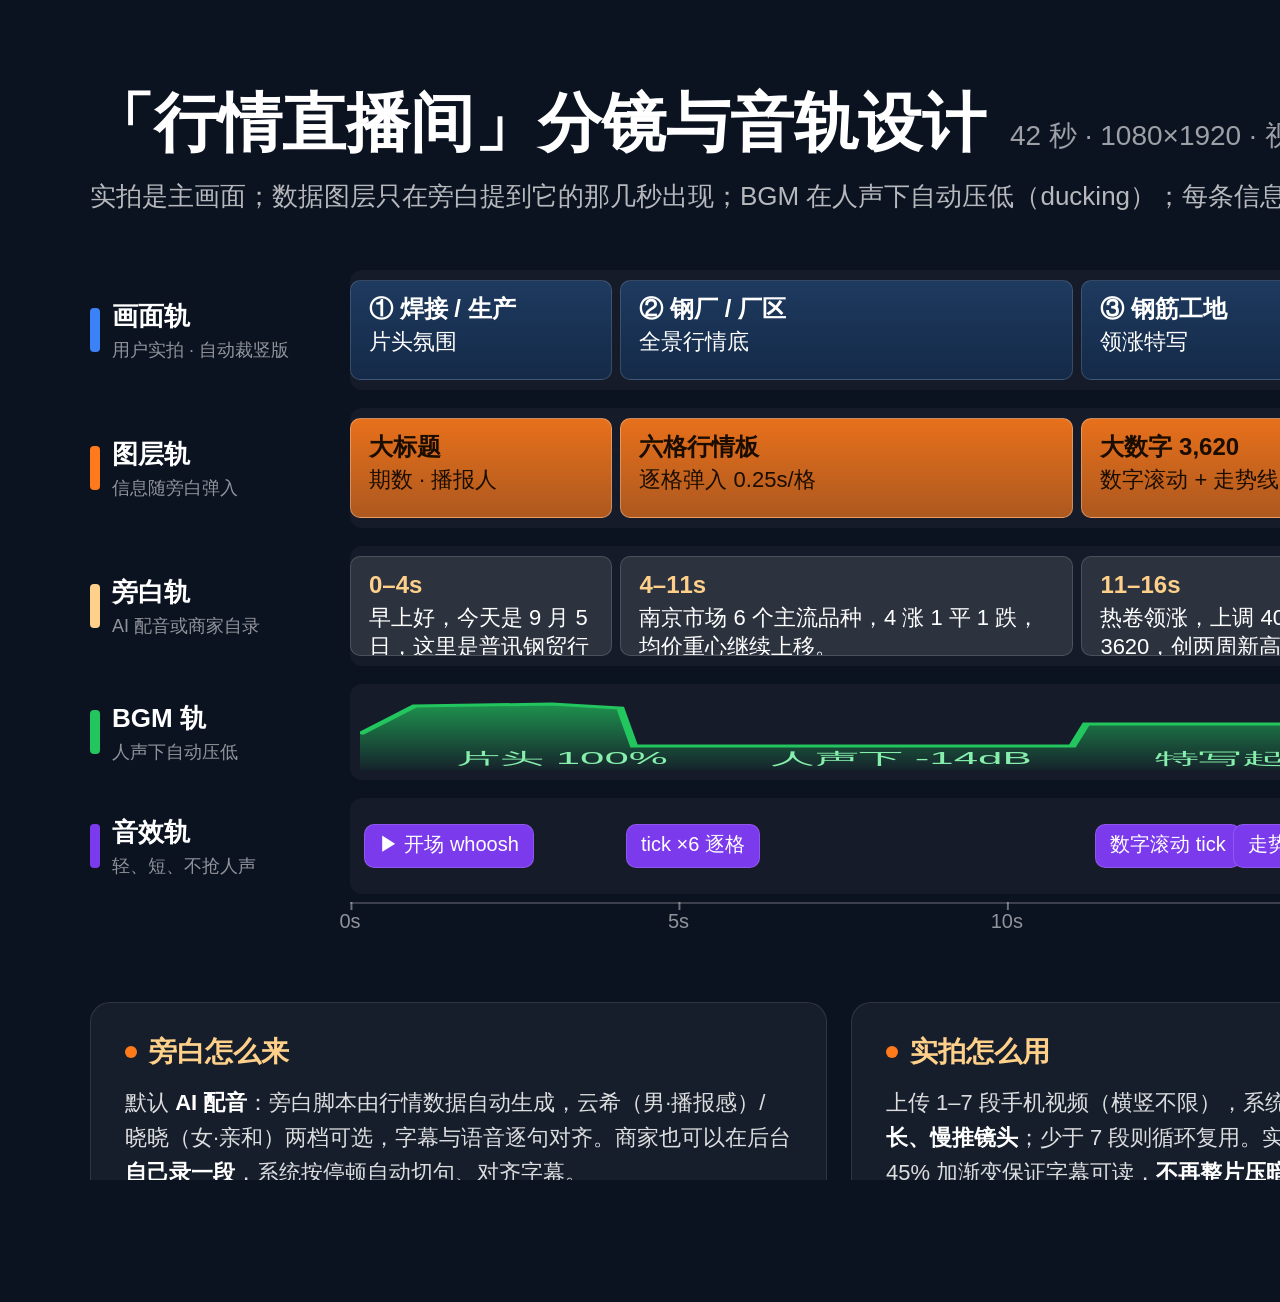
<file: poster/mockups/broadcast_board.html>
<!DOCTYPE html>
<html lang="zh-CN">
<head>
<meta charset="UTF-8" />
<style>
  * { margin: 0; padding: 0; box-sizing: border-box; }
  html, body { width: 3200px; height: 1180px; overflow: hidden; background: #0b1220; }
  body { font-family: "PingFang SC", "Hiragino Sans GB", "Microsoft YaHei", "Noto Sans CJK SC", "WenQuanYi Micro Hei", sans-serif; color: #fff; padding: 80px 90px; --accent: #ff7a1a; }
  .num { font-family: "DIN Alternate", "Helvetica Neue", Arial, sans-serif; font-variant-numeric: tabular-nums; }
  h1 { font-size: 64px; font-weight: 900; }
  h1 small { font-size: 28px; color: rgba(255,255,255,.6); font-weight: 500; margin-left: 24px; }
  .sub { margin-top: 12px; font-size: 26px; color: rgba(255,255,255,.7); }

  .tl { margin-top: 56px; display: grid; grid-template-columns: 260px 1fr; row-gap: 18px; }
  .lab { font-size: 26px; font-weight: 800; display: flex; align-items: center; gap: 12px; padding-right: 24px; }
  .lab i { width: 10px; height: 44px; border-radius: 4px; background: var(--c, #64748b); }
  .lab small { display: block; font-size: 18px; color: rgba(255,255,255,.55); font-weight: 500; margin-top: 4px; }
  .track { position: relative; height: 120px; background: rgba(255,255,255,.04); border-radius: 12px; }
  .track.thin { height: 96px; }
  .seg { position: absolute; top: 10px; bottom: 10px; border-radius: 10px; padding: 12px 18px; font-size: 22px; line-height: 1.3; overflow: hidden; border: 1px solid rgba(255,255,255,.15); }
  .seg b { display: block; font-size: 24px; margin-bottom: 4px; }
  .seg.v { background: linear-gradient(180deg, #1e3a5f, #142a48); }
  .seg.g { background: linear-gradient(180deg, rgba(255,122,26,.9), rgba(255,122,26,.65)); color: #1a0d00; border-color: rgba(255,255,255,.3); }
  .seg.g b { color: #1a0d00; }
  .seg.n { background: rgba(255,255,255,.1); }
  .seg.n b { color: #ffd08a; }
  .seg.fx { background: #7c3aed; height: 44px; top: 26px; padding: 6px 14px; font-size: 20px; white-space: nowrap; }
  .bgm { position: absolute; inset: 10px; }
  .bgm svg { width: 100%; height: 100%; display: block; }

  .ruler { display: grid; grid-template-columns: 260px 1fr; margin-top: 8px; }
  .ruler .ticks { position: relative; height: 40px; border-top: 2px solid rgba(255,255,255,.2); }
  .ruler .t { position: absolute; top: 6px; transform: translateX(-50%); font-size: 20px; color: rgba(255,255,255,.55); }
  .ruler .t::before { content: ""; position: absolute; left: 50%; top: -8px; width: 2px; height: 8px; background: rgba(255,255,255,.4); }

  .notes { margin-top: 60px; display: grid; grid-template-columns: repeat(4, 1fr); gap: 24px; }
  .note { background: rgba(255,255,255,.05); border: 1px solid rgba(255,255,255,.1); border-radius: 20px; padding: 30px 34px; }
  .note h3 { font-size: 28px; font-weight: 900; color: #ffd08a; display: flex; align-items: center; gap: 12px; }
  .note h3 i { width: 12px; height: 12px; border-radius: 50%; background: var(--accent); }
  .note p { margin-top: 14px; font-size: 22px; line-height: 1.6; color: rgba(255,255,255,.85); }
  .note p b { color: #fff; }
</style>
</head>
<body>
<h1>「行情直播间」分镜与音轨设计<small>42 秒 · 1080×1920 · 视频号直发</small></h1>
<div class="sub">实拍是主画面；数据图层只在旁白提到它的那几秒出现；BGM 在人声下自动压低（ducking）；每条信息弹入配一声轻击音效。</div>

<div class="tl">
  <div class="lab" style="--c:#3b82f6"><i></i><div>画面轨<small>用户实拍 · 自动裁竖版</small></div></div>
  <div class="track">
    <div class="seg v" style="left:0%;width:9.5%"><b>① 焊接 / 生产</b>片头氛围</div>
    <div class="seg v" style="left:9.8%;width:16.4%"><b>② 钢厂 / 厂区</b>全景行情底</div>
    <div class="seg v" style="left:26.5%;width:11.6%"><b>③ 钢筋工地</b>领涨特写</div>
    <div class="seg v" style="left:38.4%;width:16.4%"><b>④ 工地全景</b>观点段</div>
    <div class="seg v" style="left:55.1%;width:18.7%"><b>⑤ 仓库巷道</b>现货段</div>
    <div class="seg v" style="left:74.1%;width:14%"><b>⑥ 装车 / 货车</b>配送段</div>
    <div class="seg v" style="left:88.4%;width:11.6%"><b>⑦ 物流航拍</b>高斯模糊做底</div>
  </div>

  <div class="lab" style="--c:#ff7a1a"><i></i><div>图层轨<small>信息随旁白弹入</small></div></div>
  <div class="track">
    <div class="seg g" style="left:0%;width:9.5%"><b>大标题</b>期数 · 播报人</div>
    <div class="seg g" style="left:9.8%;width:16.4%"><b>六格行情板</b>逐格弹入 0.25s/格</div>
    <div class="seg g" style="left:26.5%;width:11.6%"><b>大数字 3,620</b>数字滚动 + 走势线画出</div>
    <div class="seg g" style="left:38.4%;width:16.4%"><b>看点卡 + 主播条</b>lower third 从左滑入</div>
    <div class="seg g" style="left:55.1%;width:18.7%"><b>现货条 ×2</b>逐条上滑，主推高亮</div>
    <div class="seg g" style="left:74.1%;width:14%"><b>气泡标注</b>整车优惠 / 免费配送</div>
    <div class="seg g" style="left:88.4%;width:11.6%"><b>店铺二维码</b>放大定格 4s</div>
  </div>

  <div class="lab" style="--c:#ffd08a"><i></i><div>旁白轨<small>AI 配音或商家自录</small></div></div>
  <div class="track">
    <div class="seg n" style="left:0%;width:9.5%"><b>0–4s</b>早上好，今天是 9 月 5 日，这里是普讯钢贸行情早报。</div>
    <div class="seg n" style="left:9.8%;width:16.4%"><b>4–11s</b>南京市场 6 个主流品种，4 涨 1 平 1 跌，均价重心继续上移。</div>
    <div class="seg n" style="left:26.5%;width:11.6%"><b>11–16s</b>热卷领涨，上调 40 元报 3620，创两周新高。</div>
    <div class="seg n" style="left:38.4%;width:16.4%"><b>16–23s</b>华东库存连续三周回落，下游节前赶工，需求有支撑。刚需按需备货。</div>
    <div class="seg n" style="left:55.1%;width:18.7%"><b>23–31s</b>六合仓热卷现货 320 吨，报 3580，比市场均价低 40，今天就能提。</div>
    <div class="seg n" style="left:74.1%;width:14%"><b>31–37s</b>浦口仓热镀方管 180 吨，整车优惠，市区免费配送。</div>
    <div class="seg n" style="left:88.4%;width:11.6%"><b>37–42s</b>更多现货扫码进店，明早 8 点再见。</div>
  </div>

  <div class="lab" style="--c:#22c55e"><i></i><div>BGM 轨<small>人声下自动压低</small></div></div>
  <div class="track thin">
    <div class="bgm"><svg viewBox="0 0 1000 76" preserveAspectRatio="none">
      <defs><linearGradient id="g" x1="0" x2="0" y1="0" y2="1"><stop offset="0" stop-color="#22c55e" stop-opacity=".7"/><stop offset="1" stop-color="#22c55e" stop-opacity=".05"/></linearGradient></defs>
      <path d="M0 76 L0 40 L20 12 L70 10 L95 14 L100 52 L260 52 L265 30 L360 30 L365 52 L550 52 L555 46 L740 46 L745 52 L880 52 L885 24 L960 18 L985 30 L1000 76 Z" fill="url(#g)"/>
      <path d="M0 40 L20 12 L70 10 L95 14 L100 52 L260 52 L265 30 L360 30 L365 52 L550 52 L555 46 L740 46 L745 52 L880 52 L885 24 L960 18 L985 30 L1000 76" fill="none" stroke="#22c55e" stroke-width="3"/>
      <text x="35" y="70" fill="#86efac" font-size="16">片头 100%</text>
      <text x="150" y="70" fill="#86efac" font-size="16">人声下 -14dB</text>
      <text x="290" y="70" fill="#86efac" font-size="16">特写起 -8dB</text>
      <text x="900" y="70" fill="#86efac" font-size="16">片尾扬起 · 淡出</text>
    </svg></div>
  </div>

  <div class="lab" style="--c:#7c3aed"><i></i><div>音效轨<small>轻、短、不抢人声</small></div></div>
  <div class="track thin">
    <div class="seg fx" style="left:0.5%">▶ 开场 whoosh</div>
    <div class="seg fx" style="left:10%">tick ×6 逐格</div>
    <div class="seg fx" style="left:27%">数字滚动 tick</div>
    <div class="seg fx" style="left:32%">走势线 swoosh</div>
    <div class="seg fx" style="left:39%">卡片 pop</div>
    <div class="seg fx" style="left:56%">上滑 swish ×2</div>
    <div class="seg fx" style="left:75%">气泡 pop</div>
    <div class="seg fx" style="left:89%">二维码 ding</div>
  </div>
</div>
<div class="ruler"><div></div><div class="ticks">
  <span class="t num" style="left:0%">0s</span><span class="t num" style="left:11.9%">5s</span><span class="t num" style="left:23.8%">10s</span>
  <span class="t num" style="left:35.7%">15s</span><span class="t num" style="left:47.6%">20s</span><span class="t num" style="left:59.5%">25s</span>
  <span class="t num" style="left:71.4%">30s</span><span class="t num" style="left:83.3%">35s</span><span class="t num" style="left:95.2%">40s</span><span class="t num" style="left:100%">42s</span>
</div></div>

<div class="notes">
  <div class="note"><h3><i></i>旁白怎么来</h3><p>默认 <b>AI 配音</b>：旁白脚本由行情数据自动生成，云希（男·播报感）/ 晓晓（女·亲和）两档可选，字幕与语音逐句对齐。商家也可以在后台<b>自己录一段</b>，系统按停顿自动切句、对齐字幕。</p></div>
  <div class="note"><h3><i></i>实拍怎么用</h3><p>上传 1–7 段手机视频（横竖不限），系统按幕自动<b>裁竖版、匹配时长、慢推镜头</b>；少于 7 段则循环复用。实拍保持真实亮度，只在底部 45% 加渐变保证字幕可读，<b>不再整片压暗</b>。</p></div>
  <div class="note"><h3><i></i>为什么像天气预报</h3><p>央视天气预报的逻辑是：<b>画面是背景，播报是主线，数据在被提到时才出现</b>。这里完全照搬：行情板逐格弹入对应"逐城报温"，领涨大数字对应"今日最高温"，主播条对应"预报员署名"。</p></div>
  <div class="note"><h3><i></i>片尾转化</h3><p>最后 5 秒只留一件事：<b>货袋子店铺二维码</b>放大定格，BGM 扬起收尾。二维码用商家在货袋子的店铺码（也可换视频号码），上传后自动替换占位图。视频号正文第一行同步放店铺链接。</p></div>
</div>
</body>
</html>
</file>
